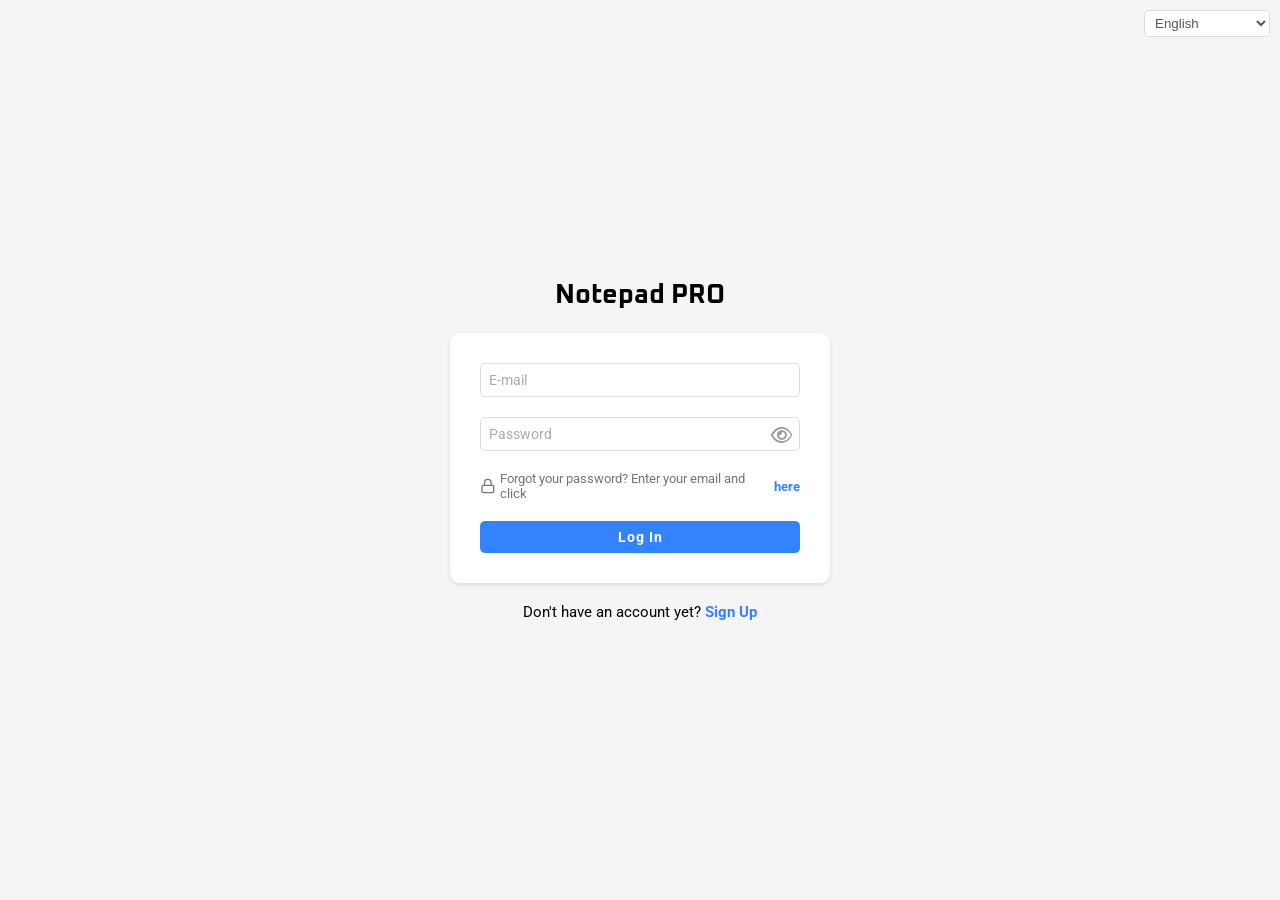
<file: login.html>
<!DOCTYPE html>
<html lang="en">
<head>
  <meta charset="UTF-8" />
  <meta name="viewport" content="width=device-width, initial-scale=1.0">
  <title>Login – Notepad PRO</title>
  <link rel="icon" type="image/png" href="img/icon.png">
  <link rel="stylesheet" href="https://cdnjs.cloudflare.com/ajax/libs/font-awesome/6.5.2/css/all.min.css">
  <link rel="stylesheet" href="css/login.css">
</head>
<body>
  <div class="lang-selector">
    <select id="langSelect"></select>
  </div>
  <div id="content">
    <div class="wrapper-login">
      <div class="container-login">
        <div style="display: flex; width: 100%; height: fit-content; justify-content: center; margin-bottom: 20px;">
          <span style="font-family: 'Oxanium'; font-size: 27px; font-weight: 700;">Notepad PRO</span>
        </div>
        <div id="popLogin">
          <div class="box">
            <div class="login-container">
              <form id="login-form">
                <input class="input-login" type="email" id="login-email" placeholder="E-mail" required>
                <div class="pass-group">
                  <input class="input-login" type="password" id="login-password" placeholder="" required>
                  <div id="btnToggle" class="toggle"><i class="fa-regular fa-eye fa-lg"></i></div>
                </div>
                <div style="display: flex; align-items: center; justify-content: center; gap: 4px; font-size: 13px;">
                  <svg xmlns="http://www.w3.org/2000/svg" width="16" height="16" viewBox="0 0 24 24" fill="none" stroke="#757575" stroke-width="2" stroke-linecap="round" stroke-linejoin="round"><rect x="3" y="11" width="18" height="11" rx="2" ry="2"/><path d="M7 11V7a5 5 0 0 1 10 0v4"/></svg>
                  <span id="textoEsqueci" style="color: #757575;"></span>
                  <span id="linkEsqueci"></span>
                </div>
                <button type="submit" id="botaoLogin"></button>
              </form>
            </div>
          </div>
          <div style="width: 100%; text-align: center;"><span id="semConta"></span> <span id="linkLogin"></span></div>
        </div>
        <div id="popSignUp" style="display: none !important;">
          <div class="box">
            <div class="login-container">
              <form id="login-form-sign-up">
                <input class="input-login" type="email" id="signup-email" placeholder="E-mail" required>
                <div class="pass-group">
                  <input class="input-login" type="password" id="signup-password" placeholder="" required>
                  <div id="btnToggleSign" class="toggle"><i class="fa-regular fa-eye fa-lg"></i></div>
                </div>
                <input class="input-login" type="password" id="signup-password-verify" placeholder="" required>
                <button type="submit" id="botaoCadastro"></button>
              </form>
            </div>
          </div>
          <div style="width: 100%; text-align: center;"><span id="temConta"></span> <span id="linkSignUp"></span></div>
        </div>
      </div>
    </div>
  </div>

  <script src="firebase/firebase-app.js"></script>
  <script src="firebase/firebase-auth.js"></script>
  <script src="firebase/firebase-firestore.js"></script>
  <script src="firebase/firebase-config.js"></script>
  <script src="js/login.js"></script>
</body>
</html>
</file>
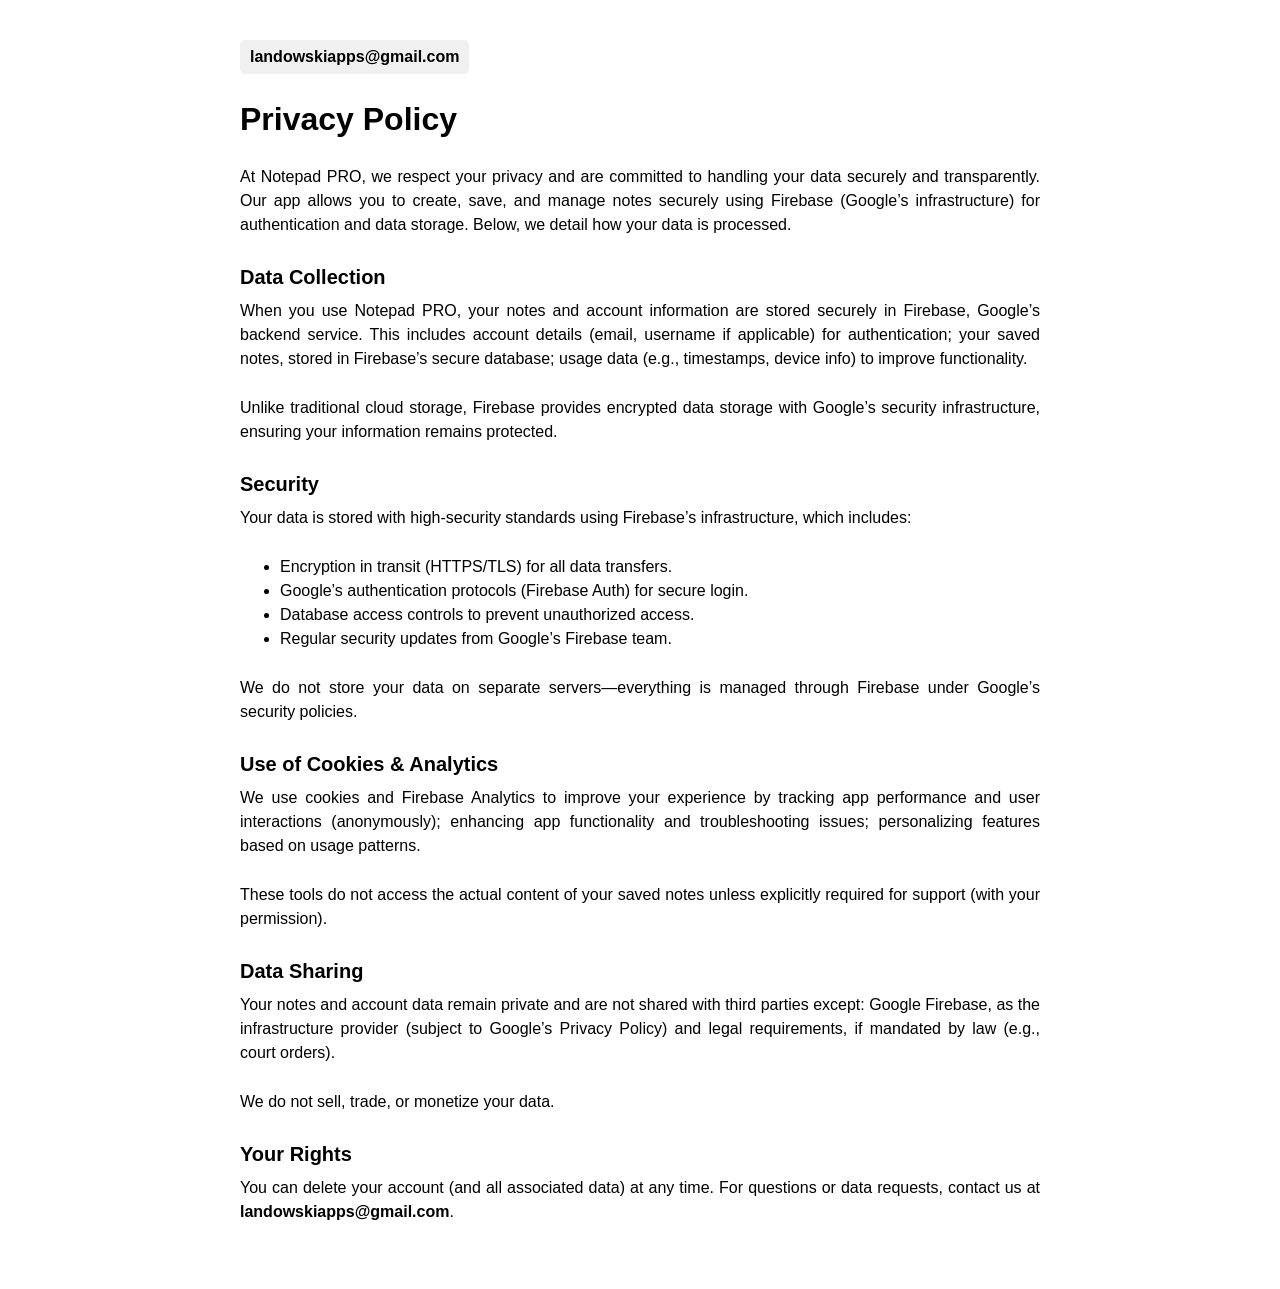
<file: privacy.html>
<!DOCTYPE html>
<html lang="en">
<head>
    <meta charset="UTF-8">
    <meta name="viewport" content="width=device-width, initial-scale=1.0">
    <title>Privacy Policy | Notepad PRO</title>
    <meta name="description" content="Privacy policy for Notepad PRO website.">
    <link rel="icon" type="image/png" href="img/icon.png">
</head>
    <style>
        h2 {
            margin: 0;
            font-size: 20px;
            margin-bottom: 7px;
        }

        h3 {
            margin: 0;
            font-size: 18px;
            margin-bottom: 7px;
        }

        .container {
            width: 800px;
            display: flex;
            flex-direction: column;
            margin: 0 auto;
            text-align: justify;
            font-family: 'Arial', sans-serif;
            line-height: 1.5;
        }

        .container p {
            margin: 0;
            margin-bottom: 25px;
        }
        
        ul {
            margin-top: 0;
            margin-bottom: 25px;
        }

        .contact {
            background-color: #f0f0f0;
            font-weight: bold;
            font-size: 16px;
            padding: 5px 10px;
            border-radius: 5px;
            display: flex;
            width: fit-content;
        }
    </style>
</head>

<body style="margin: 40px 0;">

    <div class="container">

        <div class="contact">landowskiapps@gmail.com</div>
        
        <h1>Privacy Policy</h1>
        <p>At Notepad PRO, we respect your privacy and are committed to handling your data securely and transparently. Our app allows you to create, save, and manage notes securely using Firebase (Google’s infrastructure) for authentication and data storage. Below, we detail how your data is processed.</p>

        <h2>Data Collection</h2>
        <p>When you use Notepad PRO, your notes and account information are stored securely in Firebase, Google’s backend service. This includes account details (email, username if applicable) for authentication; your saved notes, stored in Firebase’s secure database; usage data (e.g., timestamps, device info) to improve functionality.</p>

        <p>Unlike traditional cloud storage, Firebase provides encrypted data storage with Google’s security infrastructure, ensuring your information remains protected.</p>

        <h2>Security</h2>
        <p>Your data is stored with high-security standards using Firebase’s infrastructure, which includes:</p>
        <ul>
        <li>Encryption in transit (HTTPS/TLS) for all data transfers.</li>
        <li>Google’s authentication protocols (Firebase Auth) for secure login.</li>
        <li>Database access controls to prevent unauthorized access.</li>
        <li>Regular security updates from Google’s Firebase team.</li>
        </ul>

        <p>We do not store your data on separate servers—everything is managed through Firebase under Google’s security policies.</p>

        <h2>Use of Cookies & Analytics</h2>
        <p>We use cookies and Firebase Analytics to improve your experience by tracking app performance and user interactions (anonymously); enhancing app functionality and troubleshooting issues; personalizing features based on usage patterns.</p>

        <p>These tools do not access the actual content of your saved notes unless explicitly required for support (with your permission).</p>

        <h2>Data Sharing</h2>
        <p>Your notes and account data remain private and are not shared with third parties except: Google Firebase, as the infrastructure provider (subject to Google’s Privacy Policy) and legal requirements, if mandated by law (e.g., court orders).
        
        <p>We do not sell, trade, or monetize your data.</p>

        <h2>Your Rights</h2>
        <p>You can delete your account (and all associated data) at any time. For questions or data requests, contact us at <b>landowskiapps@gmail.com</b>.</p>

    </div>

</body>
</html>
</file>
<file: css/login.css>
@font-face { font-family: 'Oxanium'; src: url('../font/Oxanium-Regular.ttf'); font-weight: 400; }
    @font-face { font-family: 'Oxanium'; src: url('../font/Oxanium-Bold.ttf'); font-weight: 700; }
    @font-face { font-family: 'Roboto'; src: url('../font/Roboto-Regular.ttf'); font-weight: 400; }
    @font-face { font-family: 'Roboto'; src: url('../font/Roboto-Bold.ttf'); font-weight: 700; }
    :root { --font: "Roboto", sans-serif; --main: #3383ff; --main-dark: #0d6cff; --black: #262626; }
    * { box-sizing: border-box; transition: all 0.2s ease-in-out; }
    p { margin: 0; }
    html, body { margin: 0; padding: 0; width: 100%; min-height: 100vh; font-family: var(--font); font-size: 15px; background-color: #f5f5f5; }
    #content { display: flex; justify-content: center; align-items: center; min-height: 100vh; }
    .wrapper-login { width: 100%; display: flex; flex-direction: column; align-items: center; justify-content: center; padding: 20px; }
    .container-login { width: 380px; max-width: 100%; height: auto; display: flex; flex-direction: column; }
    #popLogin, #popSignUp { display: flex; flex-direction: column; gap: 20px; }
    .box { display: flex; flex-direction: column; background-color: #fff; padding: 30px; border-radius: 10px; box-shadow: 0 2px 4px rgba(0,0,0,0.1); gap: 20px; }
    #login-form, #login-form-sign-up { display: flex; width: 100%; flex-direction: column; gap: 20px; }
    .login-container button { width: 100%; display: flex; align-items: center; justify-content: center; font-family: var(--font); font-size: 14px; cursor: pointer; background-color: var(--main); border: none; padding: 8px; border-radius: 5px; color: #fff; letter-spacing: 1px; font-weight: 700; }
    .login-container button:hover { background-color: var(--main-dark); }
    .input-login { width: 100%; border: 1px solid #ddd; border-radius: 5px; background-color: #fff; padding: 8px; outline: none; font-family: var(--font); font-weight: 300; font-size: 14px; color: #4f3f3f; }
    .input-login:hover, .input-login:focus { border-color: var(--main); }
    .input-login::placeholder { color: #aaa; }
    .input-login:focus::placeholder { color: transparent; }
    #linkLogin, #linkSignUp, #linkEsqueci { color: var(--main); text-decoration: none; cursor: pointer; font-weight: 700; }
    #linkLogin:hover, #linkSignUp:hover, #linkEsqueci:hover { color: var(--main-dark); text-decoration: underline; }
    .pass-group { position: relative; }
    .toggle { cursor: pointer; display: flex; align-items: center; justify-content: center; width: fit-content; position: absolute; z-index: 9999; top: 18px; right: 8px; color: #999; transform: translateY(-50%); }
    .toggle:hover { color: var(--main-dark); }
    input[type="password"]::-ms-reveal { display: none; }
    #noti { visibility: hidden; width: max-content; max-width: 90vw; text-align: center; border-radius: 5px; padding: 12px 15px; user-select: none; position: fixed; z-index: 9999999 !important; font-family: var(--font); display: flex; align-items: center; justify-content: center; line-height: 1.4; font-size: 15px; background-color: #444; color: #fff; bottom: 0px; left: 50%; transform: translate(-50%, -50%); opacity: 0; animation: slideIn .3s forwards; }
    #noti.show { box-shadow: rgb(0 0 0 / 10%) 0px 4px 6px 0px; visibility: visible; opacity: 1; }
    @keyframes slideIn { from { bottom: -200px; opacity: 0; } to { bottom: 20px; opacity: 1; } }
    .fadeOutLeft { animation-name: fadeOutLeft; animation-duration: 0.7s; animation-fill-mode: both; }
    @keyframes fadeOutLeft { 0% { opacity: 1; } 100% { opacity: 0; transform: translate3d(-100%, 0, 0); } }
    .fadeInRight { animation-name: fadeInRight; animation-duration: 0.7s; animation-fill-mode: both; }
    @keyframes fadeInRight { 0% { opacity: 0; transform: translate3d(-100%, 0, 0); } 100% { opacity: 1; transform: none; } }
    .lang-selector { position: fixed; top: 10px; right: 10px; font-family: var(--font); font-size: 13px; }
    .lang-selector select { border: 1px solid #ddd; border-radius: 5px; padding: 4px 6px; background: #fff; cursor: pointer; color: #555; }
</file>
